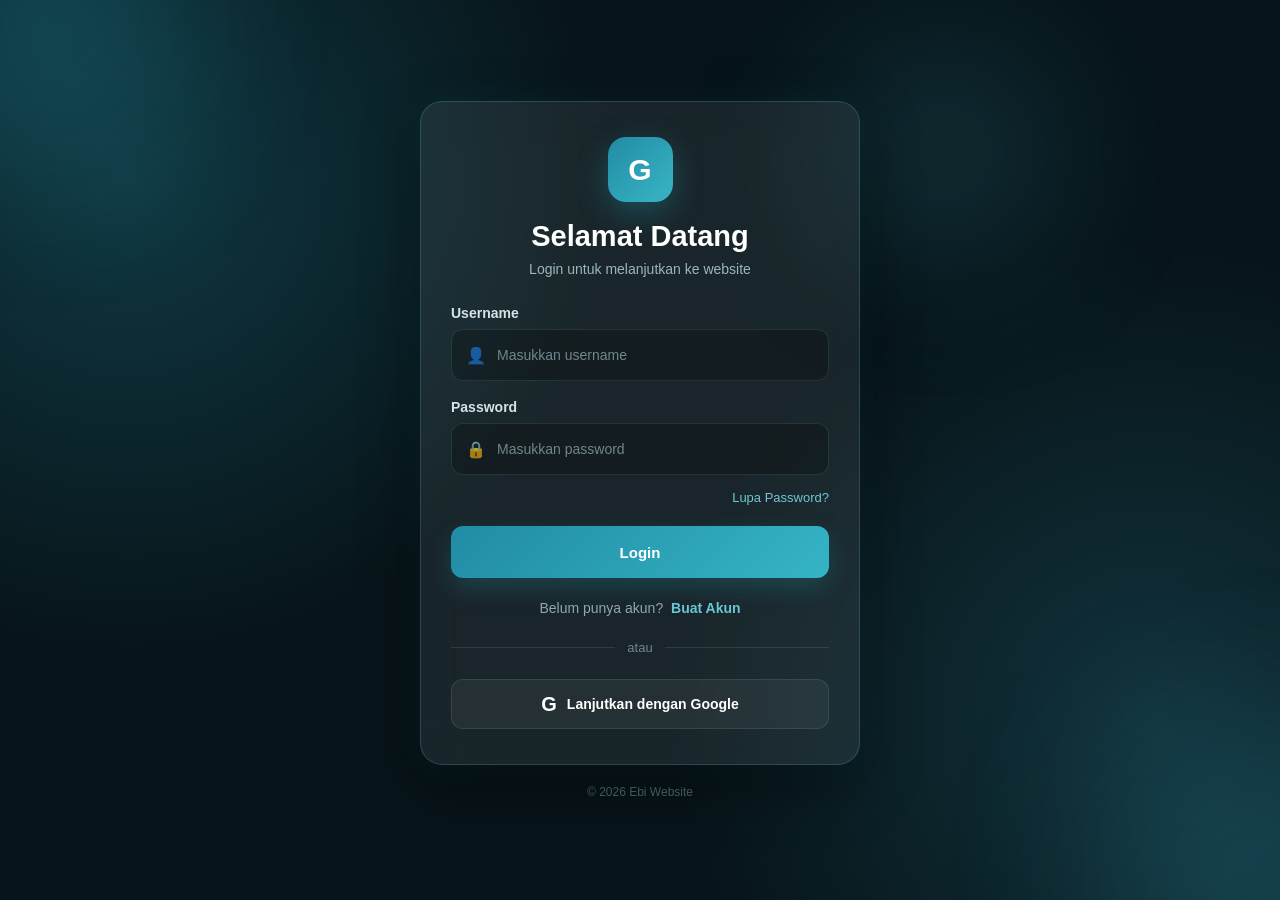
<file: index.html>
<!doctype html>
<html lang="id">
  <head>
    <meta charset="UTF-8" />
    <meta name="viewport" content="width=device-width, initial-scale=1.0" />

    <title>Login - Ganz Website</title>

    <link rel="stylesheet" href="style.css" />
  </head>

  <body>
    <!-- BACKGROUND -->
    <div class="glow glow-1"></div>
    <div class="glow glow-2"></div>
    <div class="glow glow-3"></div>

    <!-- LOGIN -->
    <main class="login-container">
      <div class="login-box">
        <div class="logo">G</div>

        <h1>Selamat Datang</h1>

        <p class="subtitle">Login untuk melanjutkan ke website</p>

        <!-- FORM -->

        <form id="loginForm">
          <div class="input-group">
            <label for="username"> Username </label>

            <div class="input-wrapper">
              <span class="icon">👤</span>

              <input
                type="text"
                id="username"
                placeholder="Masukkan username"
                required
              />
            </div>
          </div>

          <div class="input-group">
            <label for="password"> Password </label>

            <div class="input-wrapper">
              <span class="icon">🔒</span>

              <input
                type="password"
                id="password"
                placeholder="Masukkan password"
                required
              />
            </div>
          </div>

          <div class="forgot">
            <a href="forgot-password.html"> Lupa Password? </a>
          </div>

          <button type="submit" class="main-button">Login</button>
        </form>

        <!-- REGISTER -->

        <p class="switch-text">
          Belum punya akun?

          <a href="register.html"> Buat Akun </a>
        </p>

        <!-- DIVIDER -->

        <div class="divider">
          <span></span>

          <p>atau</p>

          <span></span>
        </div>

        <!-- GOOGLE -->

        <button type="button" class="google-button">
          <span class="google-icon"> G </span>

          Lanjutkan dengan Google
        </button>
      </div>

      <p class="copyright">© 2026 Ebi Website</p>
    </main>
  </body>
</html>
</file>
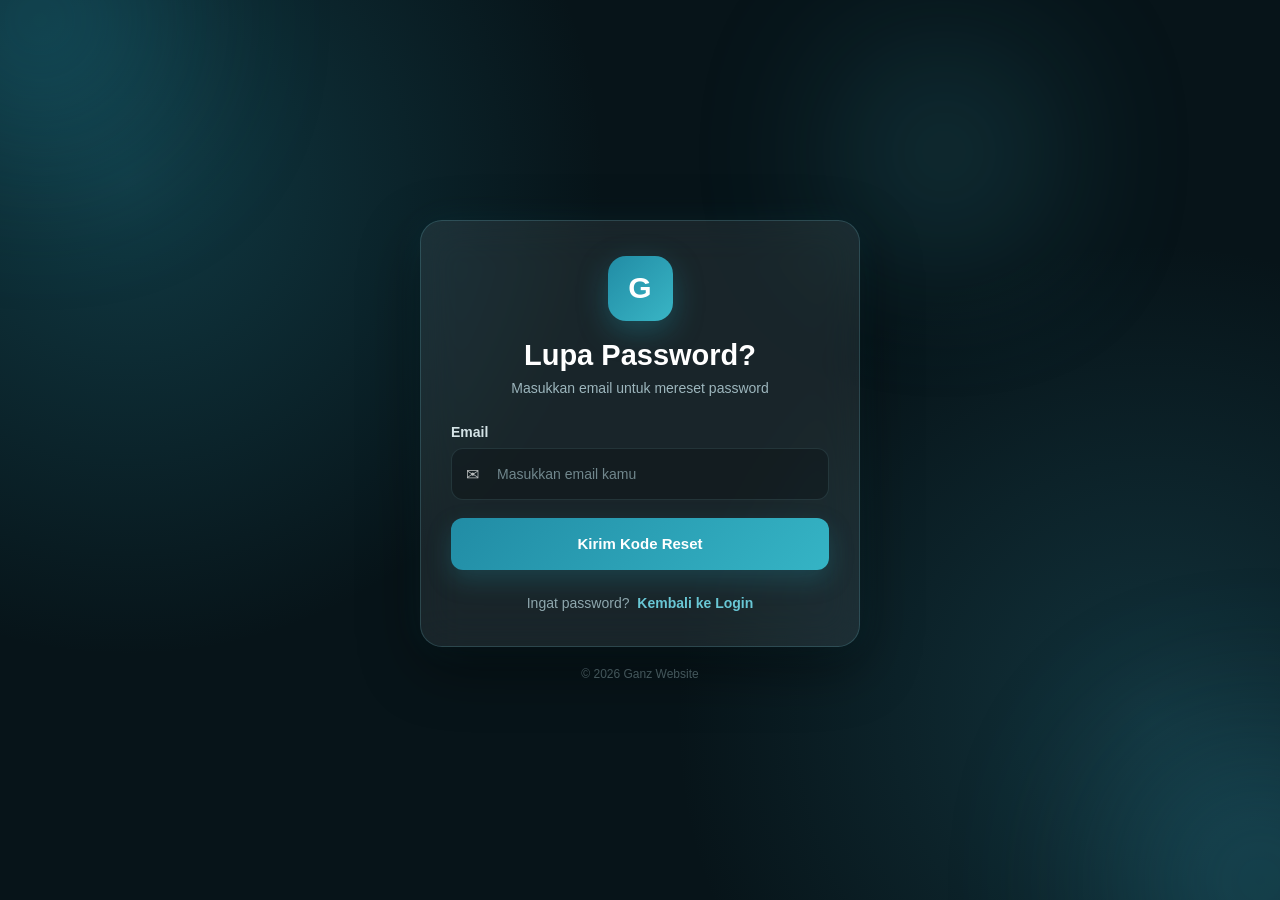
<file: forgot-password.html>
<!DOCTYPE html>
<html lang="id">

<head>
    <meta charset="UTF-8">
    <meta name="viewport" content="width=device-width, initial-scale=1.0">

    <title>Lupa Password - Ganz Website</title>

    <link rel="stylesheet" href="forgot-password.css">
</head>

<body>

    <!-- BACKGROUND -->

    <div class="glow glow-1"></div>
    <div class="glow glow-2"></div>
    <div class="glow glow-3"></div>


    <main class="forgot-container">

        <div class="forgot-box">

            <!-- LOGO -->

            <div class="logo">
                G
            </div>


            <!-- TITLE -->

            <h1 id="title">
                Lupa Password?
            </h1>

            <p class="subtitle" id="subtitle">
                Masukkan email untuk mereset password
            </p>


            <!-- =====================
                 STEP 1
                 EMAIL
                 ===================== -->

            <div id="step1">

                <div class="input-group">

                    <label for="email">
                        Email
                    </label>

                    <div class="input-wrapper">

                        <span class="icon">
                            ✉
                        </span>

                        <input
                            type="email"
                            id="email"
                            placeholder="Masukkan email kamu"
                        >

                    </div>

                </div>


                <button
                    type="button"
                    class="main-button"
                    id="sendCode"
                >
                    Kirim Kode Reset
                </button>

            </div>


            <!-- =====================
                 STEP 2
                 KODE
                 ===================== -->

            <div
                id="step2"
                class="hidden"
            >

                <div class="input-group">

                    <label for="code">
                        Kode Reset
                    </label>

                    <div class="input-wrapper">

                        <span class="icon">
                            🔐
                        </span>

                        <input
                            type="text"
                            id="code"
                            placeholder="Masukkan kode 6 digit"
                            maxlength="6"
                        >

                    </div>

                </div>


                <button
                    type="button"
                    class="main-button"
                    id="verifyCode"
                >
                    Verifikasi Kode
                </button>

            </div>


            <!-- =====================
                 STEP 3
                 PASSWORD BARU
                 ===================== -->

            <div
                id="step3"
                class="hidden"
            >

                <div class="input-group">

                    <label for="newPassword">
                        Password Baru
                    </label>

                    <div class="input-wrapper">

                        <span class="icon">
                            🔒
                        </span>

                        <input
                            type="password"
                            id="newPassword"
                            placeholder="Masukkan password baru"
                        >

                    </div>

                </div>


                <div class="input-group">

                    <label for="confirmPassword">
                        Konfirmasi Password
                    </label>

                    <div class="input-wrapper">

                        <span class="icon">
                            🔒
                        </span>

                        <input
                            type="password"
                            id="confirmPassword"
                            placeholder="Ulangi password baru"
                        >

                    </div>

                </div>


                <button
                    type="button"
                    class="main-button"
                    id="resetPassword"
                >
                    Ubah Password
                </button>

            </div>


            <!-- KEMBALI KE LOGIN -->

            <p class="switch-text">

                Ingat password?

                <a href="index.html">
                    Kembali ke Login
                </a>

            </p>

        </div>


        <p class="copyright">
            © 2026 Ganz Website
        </p>

    </main>


    <script src="forgot-password.js"></script>

</body>
</html>
</file>
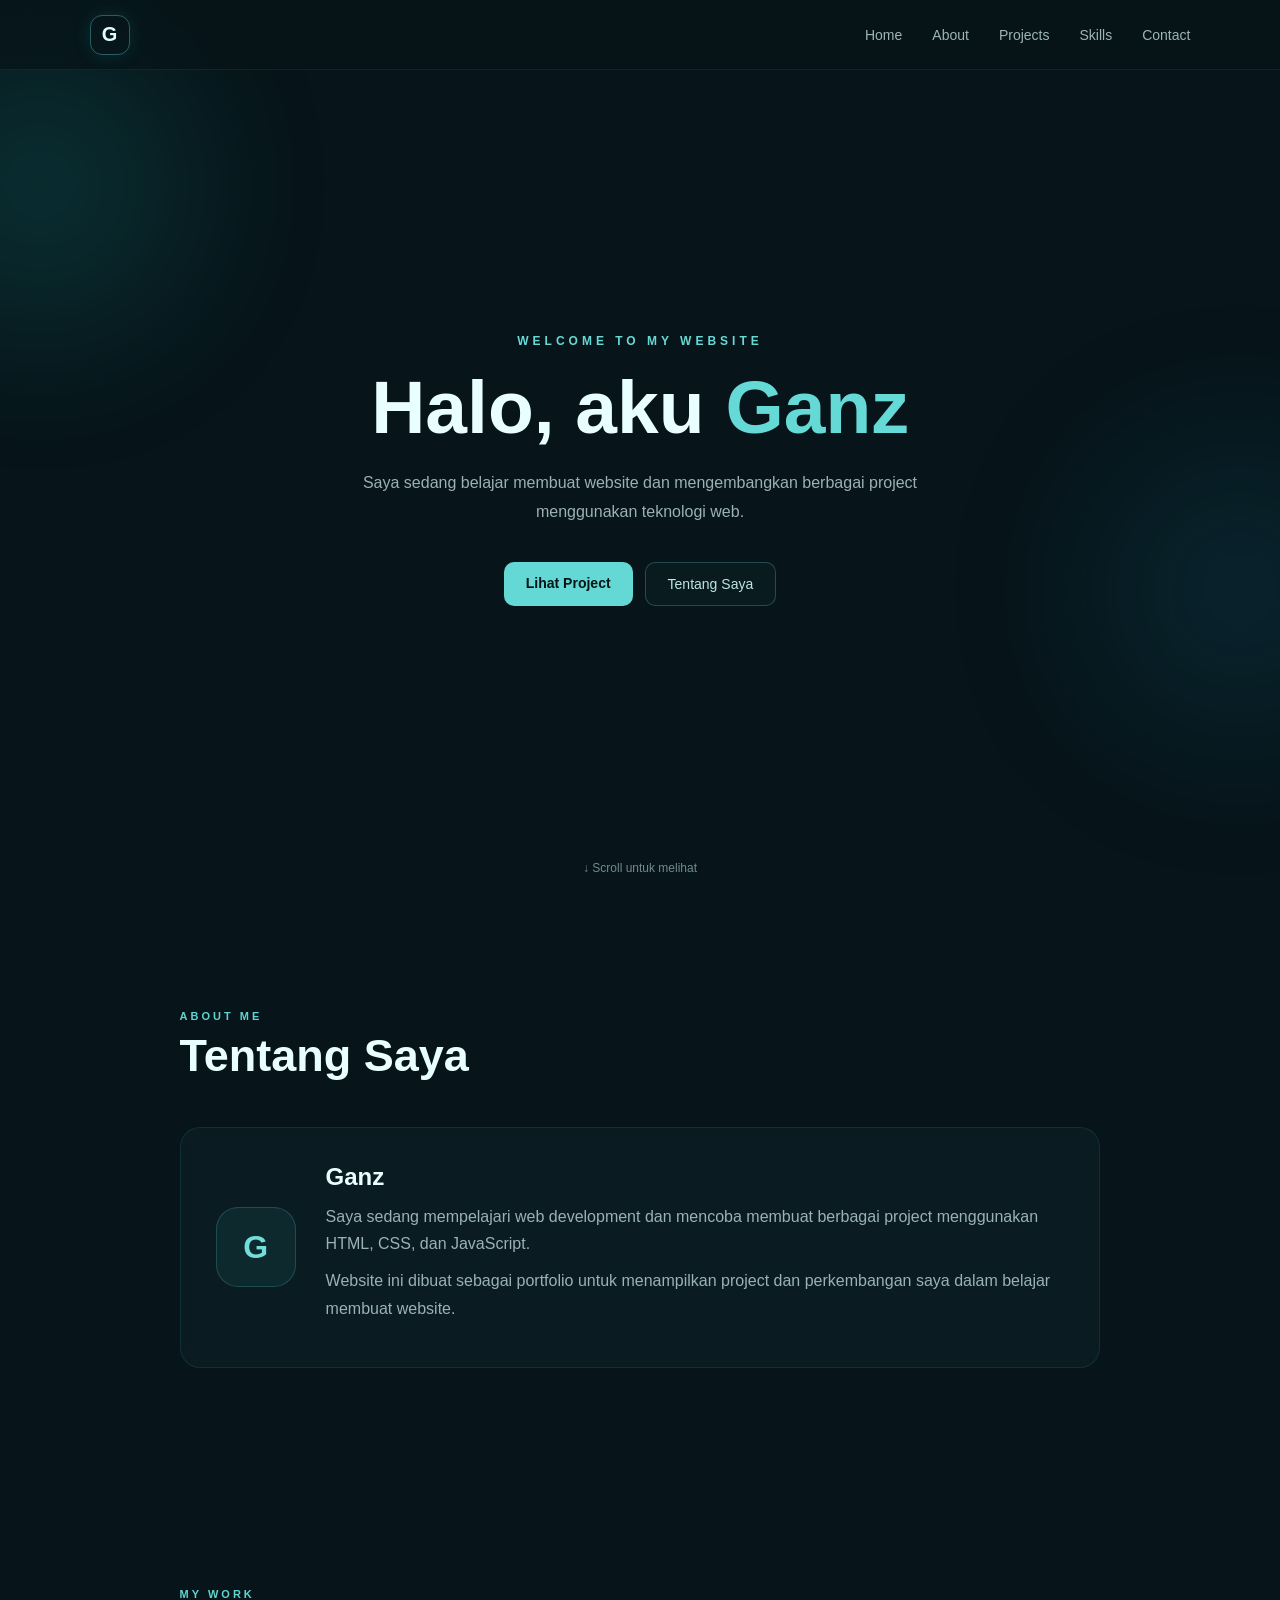
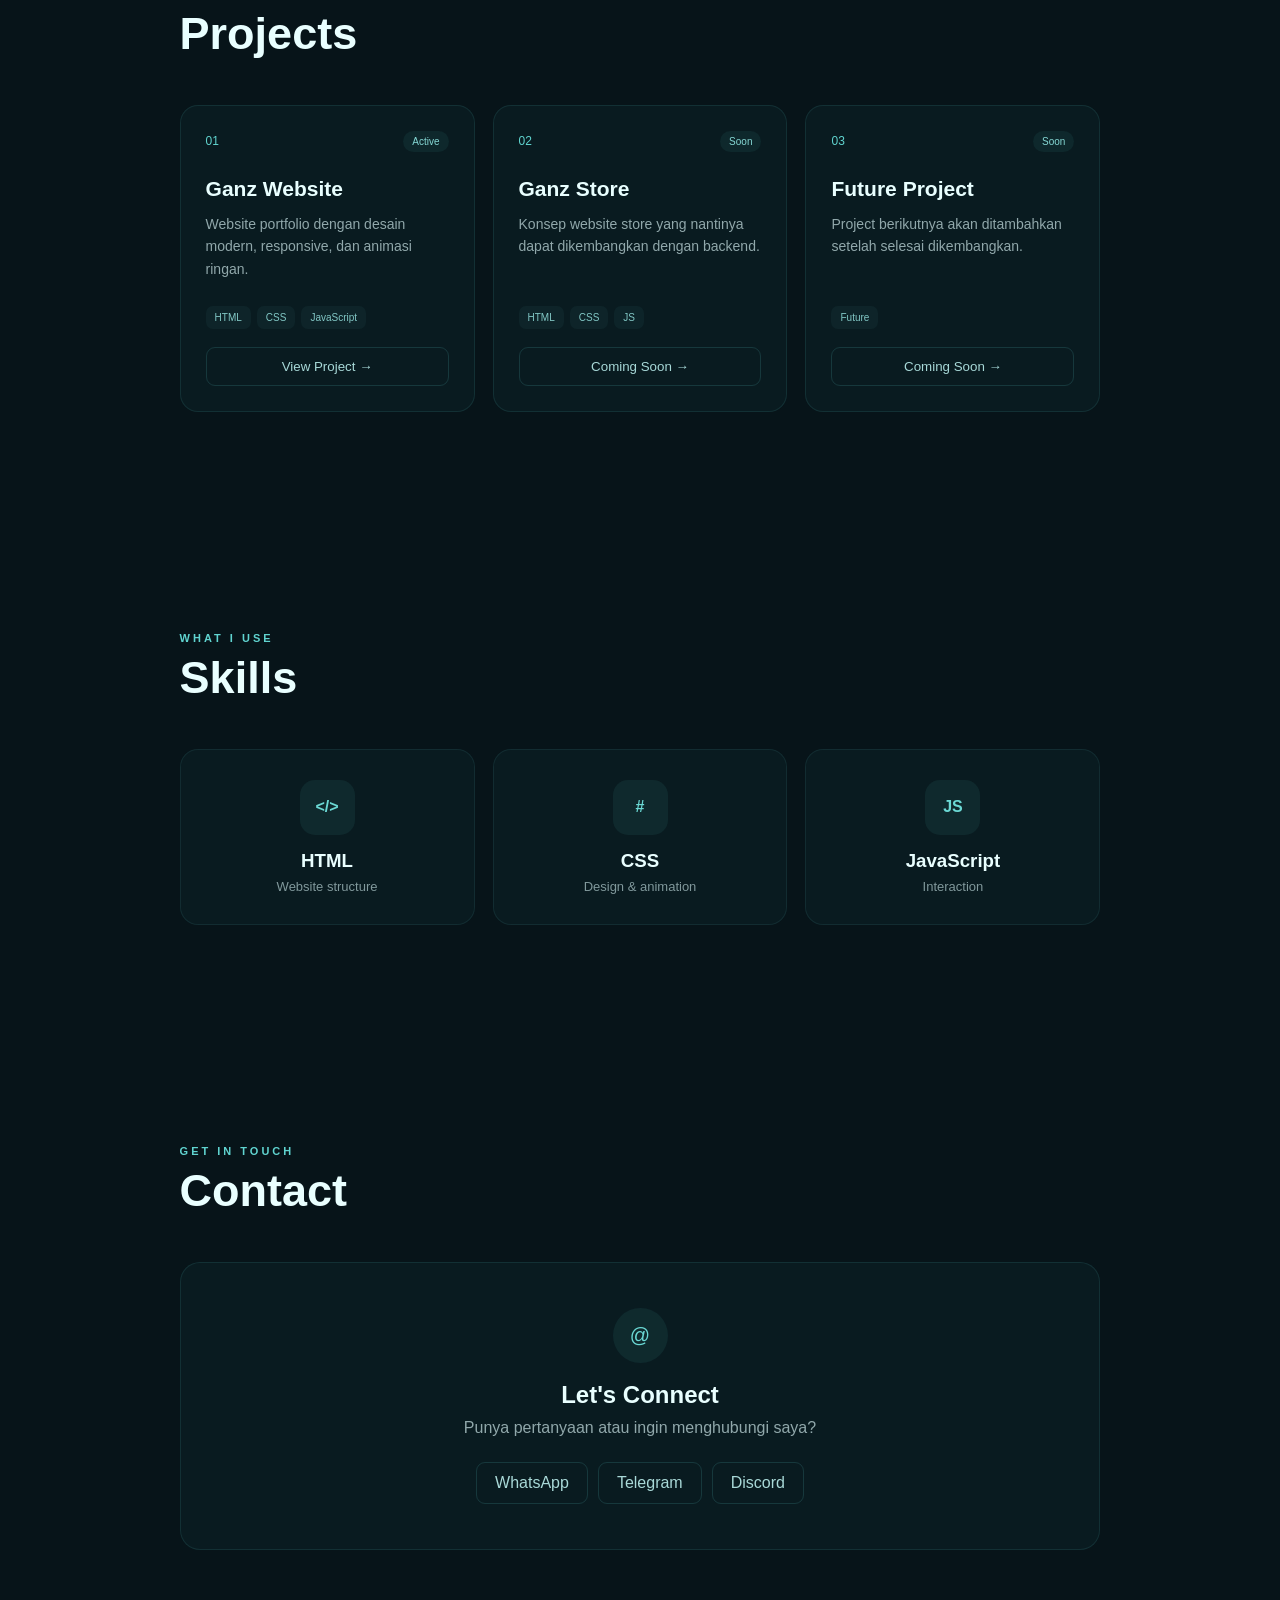
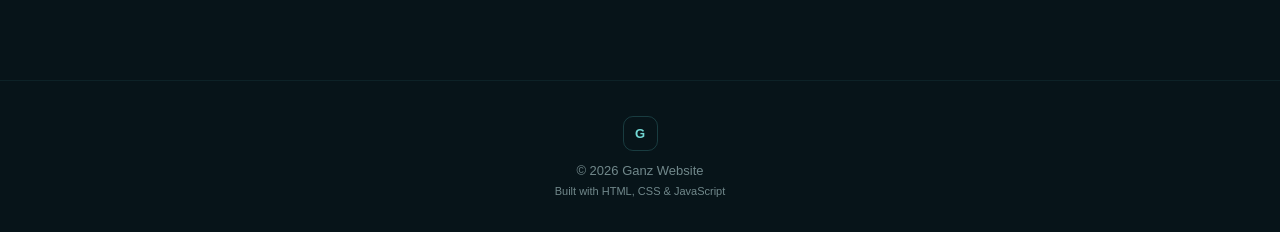
<file: home.html>
<!DOCTYPE html>
<html lang="id">

<head>
    <meta charset="UTF-8">
    <meta name="viewport" content="width=device-width, initial-scale=1.0">

    <title>Ganz - Portfolio</title>

    <link rel="stylesheet" href="home.css">
</head>

<body>

    <!-- BACKGROUND -->
    <div class="background-glow glow-1"></div>
    <div class="background-glow glow-2"></div>

    <!-- NAVBAR -->
    <header class="navbar">

        <a href="#home" class="logo">G</a>

        <nav class="nav-menu">
            <a href="#home">Home</a>
            <a href="#about">About</a>
            <a href="#projects">Projects</a>
            <a href="#skills">Skills</a>
            <a href="#contact">Contact</a>
        </nav>

        <button
            class="menu-button"
            id="menuButton"
            type="button"
        >
            ☰
        </button>

    </header>


    <!-- MOBILE MENU -->
    <div class="mobile-menu" id="mobileMenu">

        <a href="#home">Home</a>
        <a href="#about">About</a>
        <a href="#projects">Projects</a>
        <a href="#skills">Skills</a>
        <a href="#contact">Contact</a>

    </div>


    <main>

        <!-- HERO -->
        <section class="hero" id="home">

            <div class="hero-content">

                <p class="welcome">
                    WELCOME TO MY WEBSITE
                </p>

                <h1>
                    Halo, aku <span>Ganz</span>
                </h1>

                <p class="hero-description">
                    Saya sedang belajar membuat website
                    dan mengembangkan berbagai project
                    menggunakan teknologi web.
                </p>

                <div class="hero-buttons">

                    <a
                        href="#projects"
                        class="main-button"
                    >
                        Lihat Project
                    </a>

                    <a
                        href="#about"
                        class="second-button"
                    >
                        Tentang Saya
                    </a>

                </div>

            </div>

            <div class="scroll-down">
                ↓ Scroll untuk melihat
            </div>

        </section>


        <!-- ABOUT -->
        <section class="section" id="about">

            <div class="section-title">

                <p>ABOUT ME</p>

                <h2>Tentang Saya</h2>

            </div>

            <div class="about-card reveal">

                <div class="about-icon">
                    G
                </div>

                <div class="about-content">

                    <h3>Ganz</h3>

                    <p>
                        Saya sedang mempelajari web development
                        dan mencoba membuat berbagai project
                        menggunakan HTML, CSS, dan JavaScript.
                    </p>

                    <p>
                        Website ini dibuat sebagai portfolio
                        untuk menampilkan project dan perkembangan
                        saya dalam belajar membuat website.
                    </p>

                </div>

            </div>

        </section>


        <!-- PROJECTS -->
        <section class="section" id="projects">

            <div class="section-title">

                <p>MY WORK</p>

                <h2>Projects</h2>

            </div>


            <div class="project-grid">

                <article class="project-card reveal">

                    <div class="project-top">

                        <span class="project-number">
                            01
                        </span>

                        <span class="project-status">
                            Active
                        </span>

                    </div>

                    <h3>
                        Ganz Website
                    </h3>

                    <p>
                        Website portfolio dengan desain
                        modern, responsive, dan animasi ringan.
                    </p>

                    <div class="project-tags">

                        <span>HTML</span>
                        <span>CSS</span>
                        <span>JavaScript</span>

                    </div>

                    <button
                        type="button"
                        class="project-button"
                    >
                        View Project →
                    </button>

                </article>


                <article class="project-card reveal">

                    <div class="project-top">

                        <span class="project-number">
                            02
                        </span>

                        <span class="project-status">
                            Soon
                        </span>

                    </div>

                    <h3>
                        Ganz Store
                    </h3>

                    <p>
                        Konsep website store yang nantinya
                        dapat dikembangkan dengan backend.
                    </p>

                    <div class="project-tags">

                        <span>HTML</span>
                        <span>CSS</span>
                        <span>JS</span>

                    </div>

                    <button
                        type="button"
                        class="project-button"
                    >
                        Coming Soon →
                    </button>

                </article>


                <article class="project-card reveal">

                    <div class="project-top">

                        <span class="project-number">
                            03
                        </span>

                        <span class="project-status">
                            Soon
                        </span>

                    </div>

                    <h3>
                        Future Project
                    </h3>

                    <p>
                        Project berikutnya akan ditambahkan
                        setelah selesai dikembangkan.
                    </p>

                    <div class="project-tags">

                        <span>Future</span>

                    </div>

                    <button
                        type="button"
                        class="project-button"
                    >
                        Coming Soon →
                    </button>

                </article>

            </div>

        </section>


        <!-- SKILLS -->
        <section class="section" id="skills">

            <div class="section-title">

                <p>WHAT I USE</p>

                <h2>Skills</h2>

            </div>


            <div class="skills-grid">

                <div class="skill-card reveal">

                    <div class="skill-icon">
                        &lt;/&gt;
                    </div>

                    <h3>HTML</h3>

                    <p>
                        Website structure
                    </p>

                </div>


                <div class="skill-card reveal">

                    <div class="skill-icon">
                        #
                    </div>

                    <h3>CSS</h3>

                    <p>
                        Design & animation
                    </p>

                </div>


                <div class="skill-card reveal">

                    <div class="skill-icon">
                        JS
                    </div>

                    <h3>JavaScript</h3>

                    <p>
                        Interaction
                    </p>

                </div>

            </div>

        </section>


        <!-- CONTACT -->
        <section
            class="section contact-section"
            id="contact"
        >

            <div class="section-title">

                <p>GET IN TOUCH</p>

                <h2>Contact</h2>

            </div>


            <div class="contact-card reveal">

                <div class="contact-icon">
                    @
                </div>

                <h3>
                    Let's Connect
                </h3>

                <p>
                    Punya pertanyaan atau ingin menghubungi saya?
                </p>


                <div class="contact-buttons">

                    <a
                        href="#"
                        class="contact-button"
                    >
                        WhatsApp
                    </a>

                    <a
                        href="#"
                        class="contact-button"
                    >
                        Telegram
                    </a>

                    <a
                        href="#"
                        class="contact-button"
                    >
                        Discord
                    </a>

                </div>

            </div>

        </section>

    </main>


    <!-- FOOTER -->
    <footer>

        <div class="footer-logo">
            G
        </div>

        <p>
            © 2026 Ganz Website
        </p>

        <p class="footer-small">
            Built with HTML, CSS & JavaScript
        </p>

    </footer>


    <script src="home.js"></script>

</body>

</html>
</file>
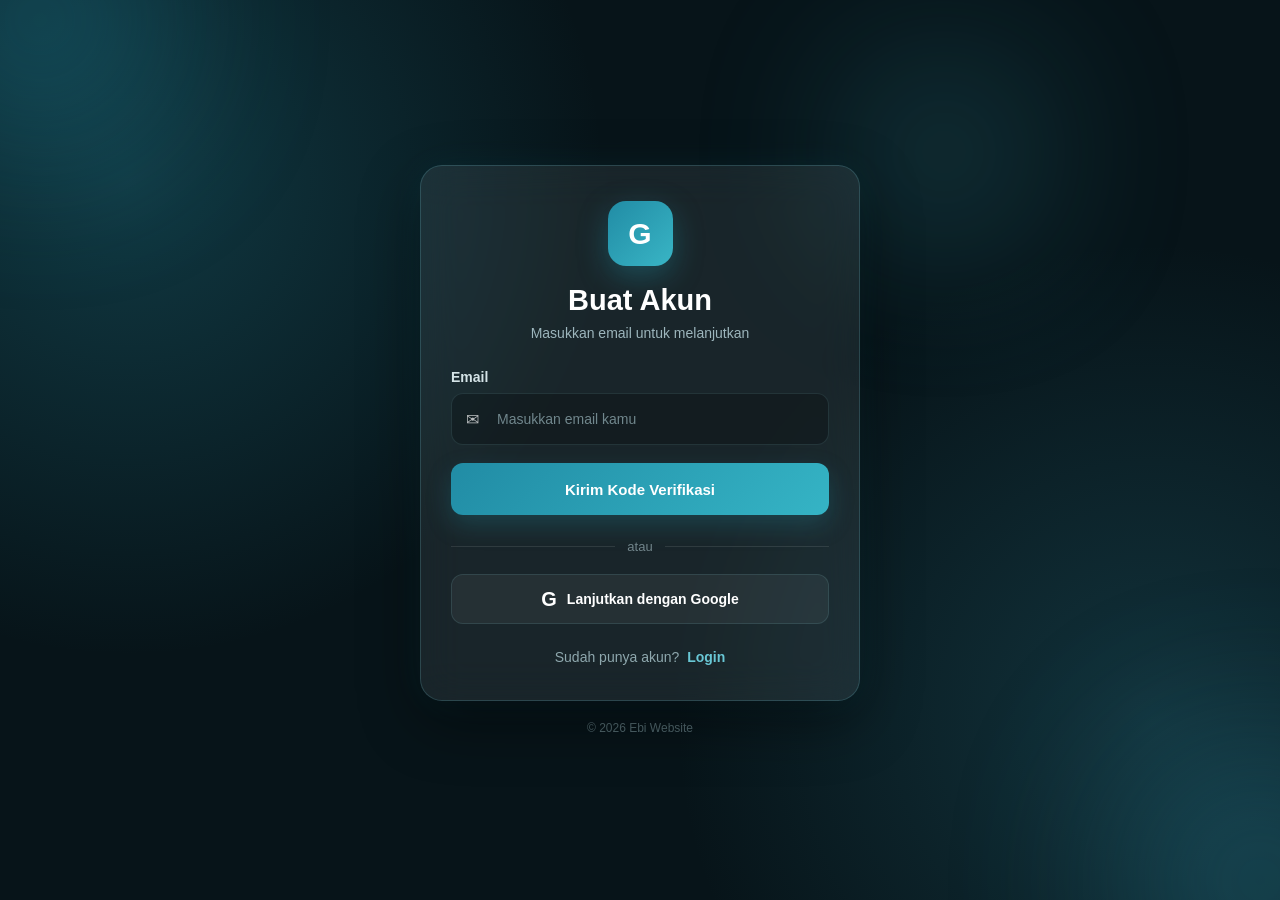
<file: register.html>
<!DOCTYPE html>
<html lang="id">

<head>
    <meta charset="UTF-8">
    <meta name="viewport" content="width=device-width, initial-scale=1.0">

    <title>Buat Akun - Ganz Website</title>

    <link rel="stylesheet" href="register.css">
</head>

<body>

    <!-- BACKGROUND -->

    <div class="glow glow-1"></div>
    <div class="glow glow-2"></div>
    <div class="glow glow-3"></div>


    <!-- REGISTER -->

    <main class="register-container">

        <div class="register-box">

            <div class="logo">
                G
            </div>


            <h1>Buat Akun</h1>

            <p class="subtitle" id="subtitle">
                Masukkan email untuk melanjutkan
            </p>


            <!-- =====================
                 TAHAP 1
                 ===================== -->

            <div id="step1">

                <div class="input-group">

                    <label for="email">
                        Email
                    </label>

                    <div class="input-wrapper">

                        <span class="icon">
                            ✉
                        </span>

                        <input
                            type="email"
                            id="email"
                            placeholder="Masukkan email kamu"
                        >

                    </div>

                </div>


                <!-- KODE AWALNYA DISEMBUNYIKAN -->

                <div
                    class="input-group hidden"
                    id="codeGroup"
                >

                    <label for="code">
                        Kode Verifikasi
                    </label>

                    <div class="input-wrapper">

                        <span class="icon">
                            🔐
                        </span>

                        <input
                            type="text"
                            id="code"
                            placeholder="Masukkan kode 6 digit"
                            maxlength="6"
                        >

                    </div>

                </div>


                <button
                    type="button"
                    class="main-button"
                    id="sendCode"
                >
                    Kirim Kode Verifikasi
                </button>

            </div>


            <!-- =====================
                 TAHAP 2
                 ===================== -->

            <div
                id="step2"
                class="hidden"
            >

                <div class="verified">
                    ✓ Email berhasil diverifikasi
                </div>


                <!-- USERNAME -->

                <div class="input-group">

                    <label for="username">
                        Username
                    </label>

                    <div class="input-wrapper">

                        <span class="icon">
                            👤
                        </span>

                        <input
                            type="text"
                            id="username"
                            placeholder="Buat username"
                        >

                    </div>

                </div>


                <!-- PASSWORD -->

                <div class="input-group">

                    <label for="password">
                        Password
                    </label>

                    <div class="input-wrapper">

                        <span class="icon">
                            🔒
                        </span>

                        <input
                            type="password"
                            id="password"
                            placeholder="Buat password"
                        >

                    </div>

                </div>


                <!-- KONFIRMASI -->

                <div class="input-group">

                    <label for="confirmPassword">
                        Konfirmasi Password
                    </label>

                    <div class="input-wrapper">

                        <span class="icon">
                            🔒
                        </span>

                        <input
                            type="password"
                            id="confirmPassword"
                            placeholder="Ulangi password"
                        >

                    </div>

                </div>


                <button
                    type="button"
                    class="main-button"
                    id="createAccount"
                >
                    Buat Akun
                </button>

            </div>


            <!-- =====================
                 GOOGLE
                 ===================== -->

            <div class="alternative">

                <div class="divider">

                    <span></span>

                    <p>atau</p>

                    <span></span>

                </div>


                <button
                    type="button"
                    class="google-button"
                >

                    <span class="google-icon">
                        G
                    </span>

                    Lanjutkan dengan Google

                </button>

            </div>


            <!-- LOGIN -->

            <p class="switch-text">

                Sudah punya akun?

                <a href="index.html">
                    Login
                </a>

            </p>

        </div>


        <p class="copyright">
            © 2026 Ebi Website
        </p>

    </main>


    <!-- JAVASCRIPT -->

    <script src="register.js"></script>

</body>

</html>
</file>
<file: style.css>
/* =========================
   RESET
   ========================= */

* {
    margin: 0;
    padding: 0;
    box-sizing: border-box;
}


/* =========================
   BODY
   ========================= */

body {
    min-height: 100vh;

    display: flex;
    justify-content: center;
    align-items: center;

    padding: 25px 15px;

    font-family: Arial, sans-serif;

    color: white;

    overflow: hidden;

    background:
        radial-gradient(
            circle at 10% 20%,
            rgba(34, 126, 145, 0.35),
            transparent 35%
        ),
        radial-gradient(
            circle at 90% 80%,
            rgba(38, 108, 125, 0.35),
            transparent 35%
        ),
        #071419;
}


/* =========================
   BACKGROUND GLOW
   ========================= */

.glow {
    position: fixed;

    border-radius: 50%;

    filter: blur(90px);

    opacity: 0.4;

    pointer-events: none;

    animation:
        floatGlow 7s ease-in-out infinite alternate;
}


.glow-1 {
    width: 240px;
    height: 240px;

    background: #218da5;

    top: -100px;
    left: -80px;
}


.glow-2 {
    width: 280px;
    height: 280px;

    background: #287c91;

    right: -120px;
    bottom: -120px;

    animation-delay: 2s;
}


.glow-3 {
    width: 160px;
    height: 160px;

    background: #3ba8b8;

    right: 20%;
    top: 8%;

    animation-delay: 4s;
}


@keyframes floatGlow {

    from {
        transform: translate(0, 0);
    }

    to {
        transform: translate(25px, 20px);
    }

}


/* =========================
   LOGIN CONTAINER
   ========================= */

.login-container {
    width: 100%;

    max-width: 440px;

    position: relative;

    z-index: 5;
}


/* =========================
   LOGIN BOX
   ========================= */

.login-box {
    width: 100%;

    padding: 35px 30px;

    border-radius: 22px;

    background: rgba(255, 255, 255, 0.075);

    border: 1px solid rgba(130, 220, 235, 0.18);

    backdrop-filter: blur(20px);

    -webkit-backdrop-filter: blur(20px);

    box-shadow:
        0 20px 60px rgba(0, 0, 0, 0.45),
        0 0 35px rgba(45, 170, 190, 0.1);

    /* Slide kiri → kanan */

    animation:
        slideRight 0.8s ease-out;
}


@keyframes slideRight {

    from {
        opacity: 0;

        transform: translateX(-120px);
    }

    to {
        opacity: 1;

        transform: translateX(0);
    }

}


/* =========================
   LOGO
   ========================= */

.logo {
    width: 65px;
    height: 65px;

    margin: 0 auto 18px;

    display: flex;

    justify-content: center;
    align-items: center;

    border-radius: 18px;

    background:
        linear-gradient(
            135deg,
            #218ca5,
            #39b5c5
        );

    font-size: 30px;

    font-weight: bold;

    box-shadow:
        0 10px 30px rgba(35, 155, 175, 0.35);

    animation:
        logoGlow 3s ease-in-out infinite alternate;
}


@keyframes logoGlow {

    from {
        box-shadow:
            0 10px 25px rgba(35, 155, 175, 0.25);
    }

    to {
        box-shadow:
            0 10px 35px rgba(45, 190, 205, 0.55);
    }

}


/* =========================
   TITLE
   ========================= */

h1 {
    text-align: center;

    font-size: 29px;

    margin-bottom: 8px;
}


.subtitle {
    text-align: center;

    color: #9db6bd;

    font-size: 14px;

    margin-bottom: 28px;
}


/* =========================
   INPUT
   ========================= */

.input-group {
    margin-bottom: 18px;
}


.input-group label {
    display: block;

    margin-bottom: 8px;

    color: #d5e4e7;

    font-size: 14px;

    font-weight: bold;
}


.input-wrapper {
    position: relative;
}


.icon {
    position: absolute;

    left: 15px;

    top: 50%;

    transform: translateY(-50%);

    opacity: 0.7;

    pointer-events: none;
}


.input-wrapper input {
    width: 100%;

    height: 52px;

    padding:
        0
        15px
        0
        45px;

    border:
        1px solid
        rgba(150, 220, 230, 0.12);

    border-radius: 12px;

    outline: none;

    background:
        rgba(0, 0, 0, 0.22);

    color: white;

    font-size: 14px;

    transition: 0.25s;
}


.input-wrapper input::placeholder {
    color: #71878d;
}


.input-wrapper input:focus {
    border-color: #35aabd;

    background:
        rgba(0, 0, 0, 0.3);

    box-shadow:
        0 0 0 3px
        rgba(53, 170, 189, 0.12);
}


/* =========================
   FORGOT PASSWORD
   ========================= */

.forgot {
    text-align: right;

    margin-top: -5px;

    margin-bottom: 20px;
}


.forgot a {
    color: #70c8d5;

    text-decoration: none;

    font-size: 13px;
}


.forgot a:hover {
    text-decoration: underline;
}


/* =========================
   LOGIN BUTTON
   ========================= */

.main-button {
    width: 100%;

    height: 52px;

    border: none;

    border-radius: 12px;

    background:
        linear-gradient(
            135deg,
            #218ca5,
            #35b4c5
        );

    color: white;

    font-size: 15px;

    font-weight: bold;

    cursor: pointer;

    box-shadow:
        0 10px 25px
        rgba(35, 150, 170, 0.25);

    transition: 0.25s;
}


.main-button:hover {
    transform: translateY(-2px);

    box-shadow:
        0 14px 30px
        rgba(35, 170, 190, 0.4);
}


.main-button:active {
    transform: scale(0.98);
}


/* =========================
   REGISTER
   ========================= */

.switch-text {
    text-align: center;

    margin-top: 22px;

    color: #8fa8ae;

    font-size: 14px;
}


.switch-text a {
    color: #69c7d5;

    text-decoration: none;

    font-weight: bold;

    margin-left: 4px;
}


.switch-text a:hover {
    text-decoration: underline;
}


/* =========================
   DIVIDER
   ========================= */

.divider {
    display: flex;

    align-items: center;

    gap: 12px;

    margin: 24px 0;
}


.divider span {
    flex: 1;

    height: 1px;

    background:
        rgba(255, 255, 255, 0.1);
}


.divider p {
    color: #71858b;

    font-size: 13px;
}


/* =========================
   GOOGLE BUTTON
   ========================= */

.google-button {
    width: 100%;

    height: 50px;

    border:
        1px solid
        rgba(150, 220, 230, 0.13);

    border-radius: 12px;

    background:
        rgba(255, 255, 255, 0.05);

    color: white;

    font-size: 14px;

    font-weight: bold;

    cursor: pointer;

    display: flex;

    justify-content: center;

    align-items: center;

    gap: 10px;

    transition: 0.25s;
}


.google-button:hover {
    background:
        rgba(255, 255, 255, 0.09);

    transform: translateY(-1px);
}


.google-icon {
    font-size: 20px;

    font-weight: bold;
}


/* =========================
   COPYRIGHT
   ========================= */

.copyright {
    text-align: center;

    margin-top: 20px;

    color: #536a70;

    font-size: 12px;
}


/* =========================
   MOBILE
   ========================= */

@media (max-width: 480px) {

    body {
        padding: 20px 12px;
    }


    .login-box {
        padding: 30px 20px;
    }


    h1 {
        font-size: 26px;
    }

}
</file>
<file: forgot-password.css>
* {
    margin: 0;
    padding: 0;
    box-sizing: border-box;
}


body {
    min-height: 100vh;

    display: flex;
    justify-content: center;
    align-items: center;

    padding: 25px 15px;

    font-family: Arial, sans-serif;

    color: white;

    overflow-x: hidden;

    background:
        radial-gradient(
            circle at 10% 20%,
            rgba(34, 126, 145, 0.35),
            transparent 35%
        ),
        radial-gradient(
            circle at 90% 80%,
            rgba(38, 108, 125, 0.35),
            transparent 35%
        ),
        #071419;
}


/* GLOW */

.glow {
    position: fixed;

    border-radius: 50%;

    filter: blur(90px);

    opacity: 0.4;

    pointer-events: none;

    animation:
        floatGlow 7s ease-in-out infinite alternate;
}


.glow-1 {
    width: 240px;
    height: 240px;

    background: #218da5;

    top: -100px;
    left: -80px;
}


.glow-2 {
    width: 280px;
    height: 280px;

    background: #287c91;

    right: -120px;
    bottom: -120px;

    animation-delay: 2s;
}


.glow-3 {
    width: 160px;
    height: 160px;

    background: #3ba8b8;

    right: 20%;
    top: 8%;

    animation-delay: 4s;
}


@keyframes floatGlow {

    from {
        transform: translate(0, 0);
    }

    to {
        transform: translate(25px, 20px);
    }

}


/* CONTAINER */

.forgot-container {
    width: 100%;

    max-width: 440px;

    position: relative;

    z-index: 5;
}


/* BOX */

.forgot-box {
    width: 100%;

    padding: 35px 30px;

    border-radius: 22px;

    background:
        rgba(255, 255, 255, 0.075);

    border:
        1px solid
        rgba(130, 220, 235, 0.18);

    backdrop-filter: blur(20px);

    -webkit-backdrop-filter: blur(20px);

    box-shadow:
        0 20px 60px
        rgba(0, 0, 0, 0.45),

        0 0 35px
        rgba(45, 170, 190, 0.1);

    animation:
        slideRight 0.8s ease-out;
}


@keyframes slideRight {

    from {
        opacity: 0;

        transform:
            translateX(-120px);
    }

    to {
        opacity: 1;

        transform:
            translateX(0);
    }

}


/* LOGO */

.logo {
    width: 65px;
    height: 65px;

    margin: 0 auto 18px;

    display: flex;

    justify-content: center;
    align-items: center;

    border-radius: 18px;

    background:
        linear-gradient(
            135deg,
            #218ca5,
            #39b5c5
        );

    font-size: 30px;

    font-weight: bold;

    box-shadow:
        0 10px 30px
        rgba(35, 155, 175, 0.35);

    animation:
        logoGlow 3s ease-in-out infinite alternate;
}


@keyframes logoGlow {

    from {
        box-shadow:
            0 10px 25px
            rgba(35, 155, 175, 0.25);
    }

    to {
        box-shadow:
            0 10px 35px
            rgba(45, 190, 205, 0.55);
    }

}


/* TITLE */

h1 {
    text-align: center;

    font-size: 29px;

    margin-bottom: 8px;
}


.subtitle {
    text-align: center;

    color: #9db6bd;

    font-size: 14px;

    margin-bottom: 28px;
}


/* INPUT */

.input-group {
    margin-bottom: 18px;
}


.input-group label {
    display: block;

    margin-bottom: 8px;

    color: #d5e4e7;

    font-size: 14px;

    font-weight: bold;
}


.input-wrapper {
    position: relative;
}


.icon {
    position: absolute;

    left: 15px;

    top: 50%;

    transform: translateY(-50%);

    opacity: 0.7;

    pointer-events: none;
}


.input-wrapper input {
    width: 100%;

    height: 52px;

    padding:
        0
        15px
        0
        45px;

    border:
        1px solid
        rgba(150, 220, 230, 0.12);

    border-radius: 12px;

    outline: none;

    background:
        rgba(0, 0, 0, 0.22);

    color: white;

    font-size: 14px;

    transition: 0.25s;
}


.input-wrapper input::placeholder {
    color: #71878d;
}


.input-wrapper input:focus {
    border-color: #35aabd;

    background:
        rgba(0, 0, 0, 0.3);

    box-shadow:
        0 0 0 3px
        rgba(53, 170, 189, 0.12);
}


/* BUTTON */

.main-button {
    width: 100%;

    height: 52px;

    border: none;

    border-radius: 12px;

    background:
        linear-gradient(
            135deg,
            #218ca5,
            #35b4c5
        );

    color: white;

    font-size: 15px;

    font-weight: bold;

    cursor: pointer;

    box-shadow:
        0 10px 25px
        rgba(35, 150, 170, 0.25);

    transition: 0.25s;
}


.main-button:hover {
    transform:
        translateY(-2px);

    box-shadow:
        0 14px 30px
        rgba(35, 170, 190, 0.4);
}


.main-button:active {
    transform:
        scale(0.98);
}


/* HIDDEN */

.hidden {
    display: none;
}


/* LOGIN */

.switch-text {
    text-align: center;

    margin-top: 25px;

    color: #8fa8ae;

    font-size: 14px;
}


.switch-text a {
    color: #69c7d5;

    text-decoration: none;

    font-weight: bold;

    margin-left: 4px;
}


.switch-text a:hover {
    text-decoration: underline;
}


/* COPYRIGHT */

.copyright {
    text-align: center;

    margin-top: 20px;

    color: #536a70;

    font-size: 12px;
}


/* MOBILE */

@media (max-width: 480px) {

    body {
        padding: 20px 12px;
    }


    .forgot-box {
        padding: 30px 20px;
    }


    h1 {
        font-size: 26px;
    }

}
</file>
<file: home.css>
* {
    margin: 0;
    padding: 0;
    box-sizing: border-box;
}

html {
    scroll-behavior: smooth;
}

body {
    min-height: 100vh;
    background: #071419;
    color: #e9ffff;
    font-family: Arial, sans-serif;
    overflow-x: hidden;
}


/* =========================
   BACKGROUND
========================= */

.background-glow {
    position: fixed;
    width: 280px;
    height: 280px;
    border-radius: 50%;
    filter: blur(90px);
    opacity: 0.16;
    pointer-events: none;
    z-index: -1;
}

.glow-1 {
    background: #20d9d0;
    top: 5%;
    left: -100px;
}

.glow-2 {
    background: #168bb0;
    right: -100px;
    top: 50%;
}


/* =========================
   NAVBAR
========================= */

.navbar {
    position: fixed;
    top: 0;
    left: 0;
    width: 100%;
    height: 70px;

    display: flex;
    align-items: center;
    justify-content: space-between;

    padding: 0 7%;

    background: rgba(7, 20, 25, 0.75);
    border-bottom: 1px solid rgba(120, 230, 230, 0.08);

    backdrop-filter: blur(12px);
    -webkit-backdrop-filter: blur(12px);

    z-index: 1000;
}

.logo {
    width: 40px;
    height: 40px;

    display: flex;
    align-items: center;
    justify-content: center;

    color: #dfffff;
    text-decoration: none;
    font-size: 20px;
    font-weight: bold;

    border: 1px solid rgba(100, 230, 230, 0.35);
    border-radius: 12px;

    box-shadow: 0 0 20px rgba(50, 210, 210, 0.12);
}

.nav-menu {
    display: flex;
    gap: 30px;
}

.nav-menu a {
    color: #9db5b8;
    text-decoration: none;
    font-size: 14px;

    transition:
        color 0.25s ease,
        transform 0.25s ease;
}

.nav-menu a:hover {
    color: #71e4df;
    transform: translateY(-2px);
}

.menu-button {
    display: none;

    border: none;
    background: none;
    color: #dfffff;

    font-size: 25px;
    cursor: pointer;
}


/* =========================
   MOBILE MENU
========================= */

.mobile-menu {
    display: none;

    position: fixed;
    top: 70px;
    left: 0;

    width: 100%;

    padding: 15px 7%;

    background: rgba(7, 20, 25, 0.96);
    border-bottom: 1px solid rgba(120, 230, 230, 0.1);

    z-index: 999;
}

.mobile-menu.active {
    display: flex;
    flex-direction: column;
}

.mobile-menu a {
    padding: 15px 0;

    color: #b5c8ca;
    text-decoration: none;

    border-bottom: 1px solid rgba(255, 255, 255, 0.04);
}


/* =========================
   HERO
========================= */

.hero {
    min-height: 100vh;

    display: flex;
    align-items: center;
    justify-content: center;

    position: relative;

    padding: 100px 7% 60px;

    text-align: center;
}

.hero-content {
    max-width: 750px;

    animation: heroEnter 0.8s ease forwards;
}

@keyframes heroEnter {

    from {
        opacity: 0;
        transform: translateY(25px);
    }

    to {
        opacity: 1;
        transform: translateY(0);
    }
}

.welcome {
    margin-bottom: 18px;

    color: #68d9d5;
    font-size: 12px;
    font-weight: bold;

    letter-spacing: 4px;
}

.hero h1 {
    font-size: clamp(40px, 7vw, 75px);
    line-height: 1.1;

    margin-bottom: 20px;
}

.hero h1 span {
    color: #65d9d5;
}

.hero-description {
    max-width: 600px;
    margin: auto;

    color: #9bb1b4;

    font-size: 16px;
    line-height: 1.8;
}

.hero-buttons {
    display: flex;
    justify-content: center;
    gap: 12px;

    margin-top: 35px;
}

.main-button,
.second-button {
    display: inline-block;

    padding: 13px 22px;

    border-radius: 10px;

    text-decoration: none;
    font-size: 14px;

    transition:
        transform 0.25s ease,
        box-shadow 0.25s ease;
}

.main-button {
    background: #63d8d4;
    color: #061417;
    font-weight: bold;
}

.second-button {
    color: #bce5e4;

    border: 1px solid rgba(110, 220, 220, 0.25);
    background: rgba(80, 180, 180, 0.05);
}

.main-button:hover,
.second-button:hover {
    transform: translateY(-3px);
}

.main-button:hover {
    box-shadow: 0 8px 30px rgba(70, 210, 205, 0.2);
}

.second-button:hover {
    box-shadow: 0 8px 25px rgba(70, 210, 205, 0.08);
}

.scroll-down {
    position: absolute;
    bottom: 25px;

    color: #718b8e;
    font-size: 12px;

    animation: scrollFloat 2s ease-in-out infinite;
}

@keyframes scrollFloat {

    0%,
    100% {
        transform: translateY(0);
    }

    50% {
        transform: translateY(6px);
    }
}


/* =========================
   SECTION
========================= */

.section {
    max-width: 1100px;
    margin: auto;

    padding: 110px 7%;
}

.section-title {
    margin-bottom: 45px;
}

.section-title p {
    margin-bottom: 8px;

    color: #60d4d0;

    font-size: 11px;
    font-weight: bold;

    letter-spacing: 3px;
}

.section-title h2 {
    font-size: clamp(30px, 5vw, 45px);
}


/* =========================
   REVEAL ANIMATION
========================= */

.reveal {
    opacity: 0;
    transform: translateY(25px);

    transition:
        opacity 0.7s ease,
        transform 0.7s ease;
}

.reveal.show {
    opacity: 1;
    transform: translateY(0);
}


/* =========================
   ABOUT
========================= */

.about-card {
    display: flex;
    align-items: center;
    gap: 30px;

    padding: 35px;

    background: rgba(20, 55, 60, 0.25);

    border: 1px solid rgba(100, 220, 220, 0.1);
    border-radius: 20px;

    backdrop-filter: blur(8px);
}

.about-icon {
    min-width: 80px;
    height: 80px;

    display: flex;
    align-items: center;
    justify-content: center;

    border-radius: 22px;

    background: rgba(70, 210, 205, 0.08);

    border: 1px solid rgba(90, 220, 215, 0.2);

    color: #73ded9;

    font-size: 32px;
    font-weight: bold;
}

.about-content h3 {
    margin-bottom: 12px;
    font-size: 24px;
}

.about-content p {
    margin-bottom: 10px;

    color: #9bb2b5;

    line-height: 1.7;
}


/* =========================
   PROJECTS
========================= */

.project-grid {
    display: grid;

    grid-template-columns:
        repeat(3, 1fr);

    gap: 18px;
}

.project-card {
    padding: 25px;

    background: rgba(20, 55, 60, 0.22);

    border: 1px solid rgba(100, 220, 220, 0.1);
    border-radius: 18px;

    transition:
        transform 0.3s ease,
        border-color 0.3s ease,
        box-shadow 0.3s ease;
}

.project-card:hover {
    transform: translateY(-7px);

    border-color:
        rgba(100, 220, 220, 0.3);

    box-shadow:
        0 15px 40px rgba(0, 0, 0, 0.15);
}

.project-top {
    display: flex;
    justify-content: space-between;
    align-items: center;

    margin-bottom: 25px;
}

.project-number {
    color: #61d5d0;
    font-size: 12px;
}

.project-status {
    padding: 5px 9px;

    border-radius: 20px;

    background: rgba(80, 210, 200, 0.07);

    color: #86d8d5;

    font-size: 10px;
}

.project-card h3 {
    margin-bottom: 12px;
    font-size: 21px;
}

.project-card p {
    min-height: 75px;

    color: #91a8ab;

    line-height: 1.6;
    font-size: 14px;
}

.project-tags {
    display: flex;
    flex-wrap: wrap;
    gap: 6px;

    margin: 18px 0;
}

.project-tags span {
    padding: 6px 9px;

    color: #82c7c5;

    background: rgba(80, 190, 190, 0.06);

    border-radius: 7px;

    font-size: 10px;
}

.project-button {
    width: 100%;

    padding: 11px;

    border: 1px solid rgba(100, 220, 220, 0.15);
    border-radius: 9px;

    background: transparent;

    color: #a8d9d8;

    cursor: pointer;

    transition:
        background 0.25s ease,
        color 0.25s ease;
}

.project-button:hover {
    background: rgba(90, 210, 205, 0.08);
    color: #dfffff;
}


/* =========================
   SKILLS
========================= */

.skills-grid {
    display: grid;

    grid-template-columns:
        repeat(3, 1fr);

    gap: 18px;
}

.skill-card {
    padding: 30px;

    text-align: center;

    background: rgba(20, 55, 60, 0.2);

    border: 1px solid rgba(100, 220, 220, 0.09);
    border-radius: 18px;

    transition:
        transform 0.3s ease;
}

.skill-card:hover {
    transform: translateY(-5px);
}

.skill-icon {
    margin: auto;
    margin-bottom: 15px;

    width: 55px;
    height: 55px;

    display: flex;
    align-items: center;
    justify-content: center;

    border-radius: 15px;

    background: rgba(80, 210, 205, 0.08);

    color: #6bd8d4;

    font-weight: bold;
}

.skill-card h3 {
    margin-bottom: 7px;
}

.skill-card p {
    color: #81999c;
    font-size: 13px;
}


/* =========================
   CONTACT
========================= */

.contact-section {
    padding-bottom: 130px;
}

.contact-card {
    padding: 45px 25px;

    text-align: center;

    background: rgba(20, 55, 60, 0.22);

    border: 1px solid rgba(100, 220, 220, 0.1);
    border-radius: 20px;
}

.contact-icon {
    width: 55px;
    height: 55px;

    margin: auto;
    margin-bottom: 18px;

    display: flex;
    align-items: center;
    justify-content: center;

    border-radius: 50%;

    background: rgba(80, 210, 205, 0.08);

    color: #6bd8d4;

    font-size: 20px;
}

.contact-card h3 {
    margin-bottom: 10px;
    font-size: 24px;
}

.contact-card > p {
    margin-bottom: 25px;
    color: #91a8ab;
}

.contact-buttons {
    display: flex;
    justify-content: center;
    flex-wrap: wrap;
    gap: 10px;
}

.contact-button {
    padding: 11px 18px;

    color: #a9d9d8;

    text-decoration: none;

    border: 1px solid rgba(100, 220, 220, 0.15);
    border-radius: 9px;

    transition:
        transform 0.25s ease,
        background 0.25s ease;
}

.contact-button:hover {
    transform: translateY(-3px);

    background: rgba(80, 210, 205, 0.08);
}


/* =========================
   FOOTER
========================= */

footer {
    padding: 35px 7%;

    text-align: center;

    border-top: 1px solid rgba(100, 220, 220, 0.07);

    color: #71888b;
    font-size: 13px;
}

.footer-logo {
    width: 35px;
    height: 35px;

    display: flex;
    align-items: center;
    justify-content: center;

    margin: 0 auto 12px;

    border: 1px solid rgba(100, 220, 220, 0.2);
    border-radius: 10px;

    color: #72d8d4;
    font-weight: bold;
}

.footer-small {
    margin-top: 7px;
    font-size: 11px;
}


/* =========================
   TABLET
========================= */

@media (max-width: 800px) {

    .nav-menu {
        display: none;
    }

    .menu-button {
        display: block;
    }

    .project-grid,
    .skills-grid {
        grid-template-columns: 1fr 1fr;
    }

}


/* =========================
   PHONE
========================= */

@media (max-width: 550px) {

    .navbar {
        height: 62px;
        padding: 0 5%;
    }

    .logo {
        width: 37px;
        height: 37px;
    }

    .mobile-menu {
        top: 62px;
    }

    .hero {
        padding: 100px 5% 60px;
    }

    .welcome {
        font-size: 10px;
        letter-spacing: 2px;
    }

    .hero-description {
        font-size: 14px;
    }

    .hero-buttons {
        flex-direction: column;
        width: 100%;
    }

    .main-button,
    .second-button {
        width: 100%;
    }

    .section {
        padding: 80px 5%;
    }

    .about-card {
        flex-direction: column;
        text-align: center;
        padding: 25px 20px;
    }

    .project-grid,
    .skills-grid {
        grid-template-columns: 1fr;
    }

    .project-card p {
        min-height: auto;
    }

    .contact-buttons {
        flex-direction: column;
    }

    .contact-button {
        width: 100%;
    }

    .scroll-down {
        font-size: 10px;
    }

}
</file>
<file: register.css>
* {
    margin: 0;
    padding: 0;
    box-sizing: border-box;
}


body {
    min-height: 100vh;

    display: flex;
    justify-content: center;
    align-items: center;

    padding: 25px 15px;

    font-family: Arial, sans-serif;

    color: white;

    overflow-x: hidden;

    background:
        radial-gradient(
            circle at 10% 20%,
            rgba(34, 126, 145, 0.35),
            transparent 35%
        ),
        radial-gradient(
            circle at 90% 80%,
            rgba(38, 108, 125, 0.35),
            transparent 35%
        ),
        #071419;
}


/* GLOW */

.glow {
    position: fixed;

    border-radius: 50%;

    filter: blur(90px);

    opacity: 0.4;

    pointer-events: none;

    animation:
        floatGlow 7s ease-in-out infinite alternate;
}


.glow-1 {
    width: 240px;
    height: 240px;

    background: #218da5;

    top: -100px;
    left: -80px;
}


.glow-2 {
    width: 280px;
    height: 280px;

    background: #287c91;

    right: -120px;
    bottom: -120px;

    animation-delay: 2s;
}


.glow-3 {
    width: 160px;
    height: 160px;

    background: #3ba8b8;

    right: 20%;
    top: 8%;

    animation-delay: 4s;
}


@keyframes floatGlow {

    from {
        transform: translate(0, 0);
    }

    to {
        transform: translate(25px, 20px);
    }

}


/* REGISTER CONTAINER */

.register-container {
    width: 100%;

    max-width: 440px;

    position: relative;

    z-index: 5;
}


/* REGISTER BOX */

.register-box {
    width: 100%;

    padding: 35px 30px;

    border-radius: 22px;

    background:
        rgba(255, 255, 255, 0.075);

    border:
        1px solid
        rgba(130, 220, 235, 0.18);

    backdrop-filter: blur(20px);

    -webkit-backdrop-filter: blur(20px);

    box-shadow:
        0 20px 60px
        rgba(0, 0, 0, 0.45),

        0 0 35px
        rgba(45, 170, 190, 0.1);

    animation:
        slideRight 0.8s ease-out;
}


@keyframes slideRight {

    from {
        opacity: 0;
        transform: translateX(-120px);
    }

    to {
        opacity: 1;
        transform: translateX(0);
    }

}


/* LOGO */

.logo {
    width: 65px;
    height: 65px;

    margin: 0 auto 18px;

    display: flex;

    justify-content: center;
    align-items: center;

    border-radius: 18px;

    background:
        linear-gradient(
            135deg,
            #218ca5,
            #39b5c5
        );

    font-size: 30px;

    font-weight: bold;

    box-shadow:
        0 10px 30px
        rgba(35, 155, 175, 0.35);

    animation:
        logoGlow 3s ease-in-out infinite alternate;
}


@keyframes logoGlow {

    from {
        box-shadow:
            0 10px 25px
            rgba(35, 155, 175, 0.25);
    }

    to {
        box-shadow:
            0 10px 35px
            rgba(45, 190, 205, 0.55);
    }

}


/* TITLE */

h1 {
    text-align: center;

    font-size: 29px;

    margin-bottom: 8px;
}


.subtitle {
    text-align: center;

    color: #9db6bd;

    font-size: 14px;

    margin-bottom: 28px;
}


/* INPUT */

.input-group {
    margin-bottom: 18px;
}


.input-group label {
    display: block;

    margin-bottom: 8px;

    color: #d5e4e7;

    font-size: 14px;

    font-weight: bold;
}


.input-wrapper {
    position: relative;
}


.icon {
    position: absolute;

    left: 15px;
    top: 50%;

    transform: translateY(-50%);

    opacity: 0.7;

    pointer-events: none;
}


.input-wrapper input {
    width: 100%;

    height: 52px;

    padding:
        0
        15px
        0
        45px;

    border:
        1px solid
        rgba(150, 220, 230, 0.12);

    border-radius: 12px;

    outline: none;

    background:
        rgba(0, 0, 0, 0.22);

    color: white;

    font-size: 14px;

    transition: 0.25s;
}


.input-wrapper input::placeholder {
    color: #71878d;
}


.input-wrapper input:focus {
    border-color: #35aabd;

    background:
        rgba(0, 0, 0, 0.3);

    box-shadow:
        0 0 0 3px
        rgba(53, 170, 189, 0.12);
}


/* BUTTON */

.main-button {
    width: 100%;

    height: 52px;

    border: none;

    border-radius: 12px;

    background:
        linear-gradient(
            135deg,
            #218ca5,
            #35b4c5
        );

    color: white;

    font-size: 15px;

    font-weight: bold;

    cursor: pointer;

    box-shadow:
        0 10px 25px
        rgba(35, 150, 170, 0.25);

    transition: 0.25s;
}


.main-button:hover {
    transform: translateY(-2px);

    box-shadow:
        0 14px 30px
        rgba(35, 170, 190, 0.4);
}


.main-button:active {
    transform: scale(0.98);
}


/* HIDDEN */

.hidden {
    display: none;
}


/* VERIFIED */

.verified {
    padding: 12px;

    margin-bottom: 20px;

    border-radius: 10px;

    background:
        rgba(53, 180, 197, 0.1);

    border:
        1px solid
        rgba(53, 180, 197, 0.2);

    color: #72d4df;

    text-align: center;

    font-size: 13px;
}


/* GOOGLE */

.alternative {
    margin-top: 24px;
}


.divider {
    display: flex;

    align-items: center;

    gap: 12px;

    margin-bottom: 20px;
}


.divider span {
    flex: 1;

    height: 1px;

    background:
        rgba(255, 255, 255, 0.1);
}


.divider p {
    color: #71858b;

    font-size: 13px;
}


.google-button {
    width: 100%;

    height: 50px;

    border:
        1px solid
        rgba(150, 220, 230, 0.13);

    border-radius: 12px;

    background:
        rgba(255, 255, 255, 0.05);

    color: white;

    font-size: 14px;

    font-weight: bold;

    cursor: pointer;

    display: flex;

    justify-content: center;
    align-items: center;

    gap: 10px;

    transition: 0.25s;
}


.google-button:hover {
    background:
        rgba(255, 255, 255, 0.09);

    transform: translateY(-1px);
}


.google-icon {
    font-size: 20px;

    font-weight: bold;
}


/* LOGIN */

.switch-text {
    text-align: center;

    margin-top: 25px;

    color: #8fa8ae;

    font-size: 14px;
}


.switch-text a {
    color: #69c7d5;

    text-decoration: none;

    font-weight: bold;

    margin-left: 4px;
}


.switch-text a:hover {
    text-decoration: underline;
}


/* COPYRIGHT */

.copyright {
    text-align: center;

    margin-top: 20px;

    color: #536a70;

    font-size: 12px;
}


/* MOBILE */

@media (max-width: 480px) {

    body {
        padding: 20px 12px;
    }


    .register-box {
        padding: 30px 20px;
    }


    h1 {
        font-size: 26px;
    }

}
</file>
